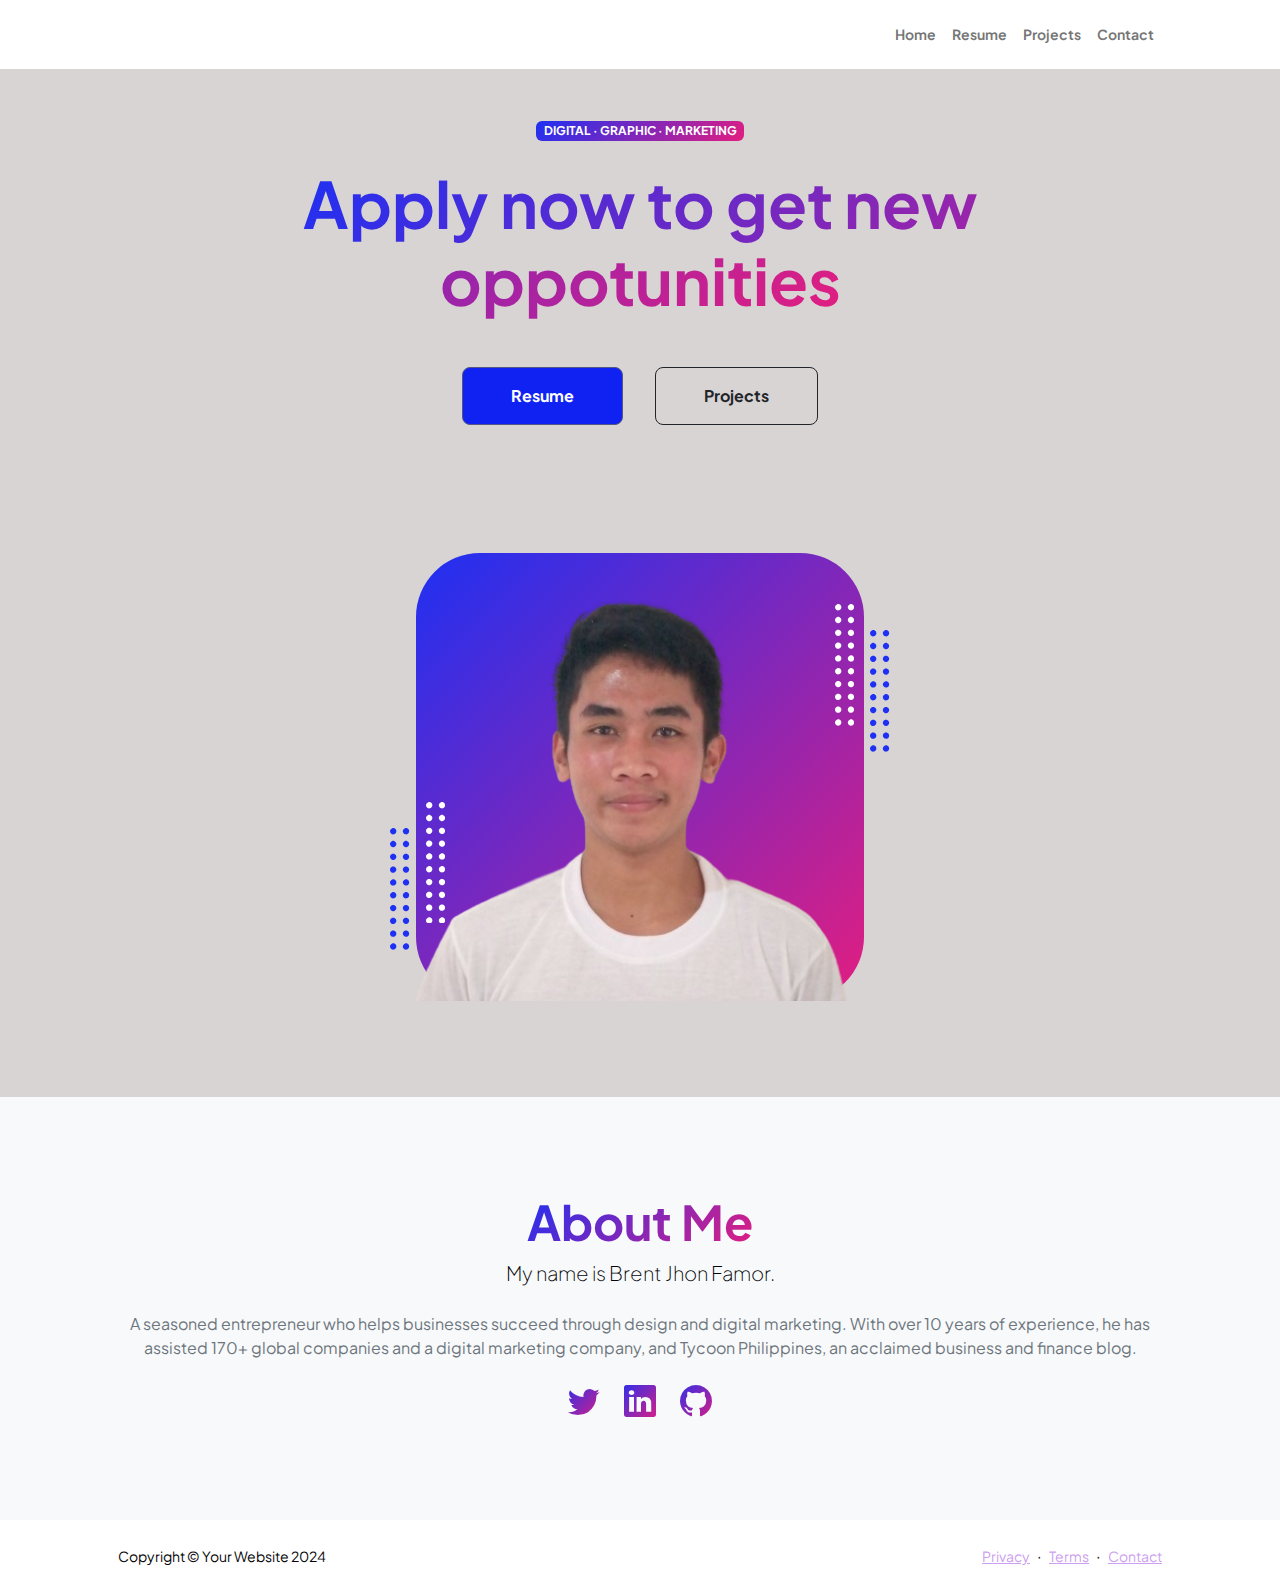
<file: index.html>
<!DOCTYPE html>
<html lang="en">
    <head>
        <meta charset="utf-8" />
        <meta name="viewport" content="width=device-width, initial-scale=1, shrink-to-fit=no" />
        <meta name="description" content="" />
        <meta name="author" content="" />
        <title>Personal - Start Bootstrap Theme</title>
        <!-- Favicon-->
        <link rel="icon" type="image/x-icon" href="assets/favicon.ico" />
        <!-- Custom Google font-->
        <link rel="preconnect" href="https://fonts.googleapis.com" />
        <link rel="preconnect" href="https://fonts.gstatic.com" crossorigin />
        <link href="https://fonts.googleapis.com/css2?family=Plus+Jakarta+Sans:wght@100;200;300;400;500;600;700;800;900&amp;display=swap" rel="stylesheet" />
        <!-- Bootstrap icons-->
        <link href="https://cdn.jsdelivr.net/npm/bootstrap-icons@1.8.1/font/bootstrap-icons.css" rel="stylesheet" />
        <!-- Core theme CSS (includes Bootstrap)-->
        <link href="css/styles.css" rel="stylesheet" />
    </head>
    <body class="d-flex flex-column h-100">
        <main class="flex-shrink-0">
            <!-- Navigation-->
            <nav class="navbar navbar-expand-lg navbar-light bg-white py-3">
                <div class="container px-5">
                    <a class="navbar-brand" href="index.html"><span class="fw-bolder text-primary"></span></a>
                    <button class="navbar-toggler" type="button" data-bs-toggle="collapse" data-bs-target="#navbarSupportedContent" aria-controls="navbarSupportedContent" aria-expanded="false" aria-label="Toggle navigation"><span class="navbar-toggler-icon"></span></button>
                    <div class="collapse navbar-collapse" id="navbarSupportedContent">
                        <ul class="navbar-nav ms-auto mb-2 mb-lg-0 small fw-bolder">
                            <li class="nav-item"><a class="nav-link" href="index.html">Home</a></li>
                            <li class="nav-item"><a class="nav-link" href="resume.html">Resume</a></li>
                            <li class="nav-item"><a class="nav-link" href="projects.html">Projects</a></li>
                            <li class="nav-item"><a class="nav-link" href="contact.html">Contact</a></li>
                        </ul>
                    </div>
                </div>
            </nav>
            <!-- Header-->
            <header class="py-5">
                <div class="container px-5 pb-5">
                    <div class="row gx-5 align-items-center">
                        <div class="col-xxl-5">
                            <!-- Header text content-->
                            <div class="text-center text-xxl-start">
                                <div class="badge bg-gradient-primary-to-secondary text-white mb-4"><div class="text-uppercase">Digital &middot; Graphic &middot; Marketing</div></div>
                                <div class="fs-3 fw-light text-muted"></div>
                                <h1 class="display-3 fw-bolder mb-5"><span class="text-gradient d-inline">Apply now to get new oppotunities</span></h1>
                                <div class="d-grid gap-3 d-sm-flex justify-content-sm-center justify-content-xxl-start mb-3">
                                    <a class="btn btn-primary btn-lg px-5 py-3 me-sm-3 fs-6 fw-bolder" href="resume.html">Resume</a>
                                    <a class="btn btn-outline-dark btn-lg px-5 py-3 fs-6 fw-bolder" href="projects.html">Projects</a>
                                </div>
                            </div>
                        </div>
                        <div class="col-xxl-7">
                            <!-- Header profile picture-->
                            <div class="d-flex justify-content-center mt-5 mt-xxl-0">
                                <div class="profile bg-gradient-primary-to-secondary">
                                    <!-- TIP: For best results, use a photo with a transparent background like the demo example below-->
                                    <!-- Watch a tutorial on how to do this on YouTube (link)-->
                                    <img class="profile-img" src="assets/p1.png" alt="..." />
                                    <div class="dots-1">
                                        <!-- SVG Dots-->
                                        <svg version="1.1" xmlns="http://www.w3.org/2000/svg" xmlns:xlink="http://www.w3.org/1999/xlink" x="0px" y="0px" viewBox="0 0 191.6 1215.4" style="enable-background: new 0 0 191.6 1215.4" xml:space="preserve">
                                            <g transform="translate(0.000000,1280.000000) scale(0.100000,-0.100000)">
                                                <path d="M227.7,12788.6c-105-35-200-141-222-248c-43-206,163-412,369-369c155,32,275,190,260,339c-11,105-90,213-190,262        C383.7,12801.6,289.7,12808.6,227.7,12788.6z"></path>
                                                <path d="M1507.7,12788.6c-151-50-253-216-222-362c25-119,136-230,254-255c194-41,395,142,375,339c-11,105-90,213-190,262        C1663.7,12801.6,1569.7,12808.6,1507.7,12788.6z"></path>
                                                <path d="M227.7,11508.6c-105-35-200-141-222-248c-43-206,163-412,369-369c155,32,275,190,260,339c-11,105-90,213-190,262        C383.7,11521.6,289.7,11528.6,227.7,11508.6z"></path>
                                                <path d="M1507.7,11508.6c-151-50-253-216-222-362c25-119,136-230,254-255c194-41,395,142,375,339c-11,105-90,213-190,262        C1663.7,11521.6,1569.7,11528.6,1507.7,11508.6z"></path>
                                                <path d="M227.7,10228.6c-105-35-200-141-222-248c-43-206,163-412,369-369c155,32,275,190,260,339c-11,105-90,213-190,262        C383.7,10241.6,289.7,10248.6,227.7,10228.6z"></path>
                                                <path d="M1507.7,10228.6c-105-35-200-141-222-248c-43-206,163-412,369-369c155,32,275,190,260,339c-11,105-90,213-190,262        C1663.7,10241.6,1569.7,10248.6,1507.7,10228.6z"></path>
                                                <path d="M227.7,8948.6c-105-35-200-141-222-248c-43-206,163-412,369-369c155,32,275,190,260,339c-11,105-90,213-190,262        C383.7,8961.6,289.7,8968.6,227.7,8948.6z"></path>
                                                <path d="M1507.7,8948.6c-105-35-200-141-222-248c-43-206,163-412,369-369c155,32,275,190,260,339c-11,105-90,213-190,262        C1663.7,8961.6,1569.7,8968.6,1507.7,8948.6z"></path>
                                                <path d="M227.7,7668.6c-105-35-200-141-222-248c-43-206,163-412,369-369c155,32,275,190,260,339c-11,105-90,213-190,262        C383.7,7681.6,289.7,7688.6,227.7,7668.6z"></path>
                                                <path d="M1507.7,7668.6c-105-35-200-141-222-248c-43-206,163-412,369-369c155,32,275,190,260,339c-11,105-90,213-190,262        C1663.7,7681.6,1569.7,7688.6,1507.7,7668.6z"></path>
                                                <path d="M227.7,6388.6c-105-35-200-141-222-248c-43-206,163-412,369-369c155,32,275,190,260,339c-11,105-90,213-190,262        C383.7,6401.6,289.7,6408.6,227.7,6388.6z"></path>
                                                <path d="M1507.7,6388.6c-105-35-200-141-222-248c-43-206,163-412,369-369c155,32,275,190,260,339c-11,105-90,213-190,262        C1663.7,6401.6,1569.7,6408.6,1507.7,6388.6z"></path>
                                                <path d="M227.7,5108.6c-105-35-200-141-222-248c-43-206,163-412,369-369c155,32,275,190,260,339c-11,105-90,213-190,262        C383.7,5121.6,289.7,5128.6,227.7,5108.6z"></path>
                                                <path d="M1507.7,5108.6c-105-35-200-141-222-248c-43-206,163-412,369-369c155,32,275,190,260,339c-11,105-90,213-190,262        C1663.7,5121.6,1569.7,5128.6,1507.7,5108.6z"></path>
                                                <path d="M227.7,3828.6c-105-35-200-141-222-248c-43-206,163-412,369-369c155,32,275,190,260,339c-11,105-90,213-190,262        C383.7,3841.6,289.7,3848.6,227.7,3828.6z"></path>
                                                <path d="M1507.7,3828.6c-105-35-200-141-222-248c-43-206,163-412,369-369c155,32,275,190,260,339c-11,105-90,213-190,262        C1663.7,3841.6,1569.7,3848.6,1507.7,3828.6z"></path>
                                                <path d="M227.7,2548.6c-105-35-200-141-222-248c-43-206,163-412,369-369c155,32,275,190,260,339c-11,105-90,213-190,262        C383.7,2561.6,289.7,2568.6,227.7,2548.6z"></path>
                                                <path d="M1507.7,2548.6c-105-35-200-141-222-248c-43-206,163-412,369-369c155,32,275,190,260,339c-11,105-90,213-190,262        C1663.7,2561.6,1569.7,2568.6,1507.7,2548.6z"></path>
                                                <path d="M227.7,1268.6c-105-35-200-141-222-248c-43-206,163-412,369-369c155,32,275,190,260,339c-11,105-90,213-190,262        C383.7,1281.6,289.7,1288.6,227.7,1268.6z"></path>
                                                <path d="M1507.7,1268.6c-105-35-200-141-222-248c-43-206,163-412,369-369c155,32,275,190,260,339c-11,105-90,213-190,262        C1663.7,1281.6,1569.7,1288.6,1507.7,1268.6z"></path>
                                            </g>
                                        </svg>
                                        <!-- END of SVG dots-->
                                    </div>
                                    <div class="dots-2">
                                        <!-- SVG Dots-->
                                        <svg version="1.1" xmlns="http://www.w3.org/2000/svg" xmlns:xlink="http://www.w3.org/1999/xlink" x="0px" y="0px" viewBox="0 0 191.6 1215.4" style="enable-background: new 0 0 191.6 1215.4" xml:space="preserve">
                                            <g transform="translate(0.000000,1280.000000) scale(0.100000,-0.100000)">
                                                <path d="M227.7,12788.6c-105-35-200-141-222-248c-43-206,163-412,369-369c155,32,275,190,260,339c-11,105-90,213-190,262        C383.7,12801.6,289.7,12808.6,227.7,12788.6z"></path>
                                                <path d="M1507.7,12788.6c-151-50-253-216-222-362c25-119,136-230,254-255c194-41,395,142,375,339c-11,105-90,213-190,262        C1663.7,12801.6,1569.7,12808.6,1507.7,12788.6z"></path>
                                                <path d="M227.7,11508.6c-105-35-200-141-222-248c-43-206,163-412,369-369c155,32,275,190,260,339c-11,105-90,213-190,262        C383.7,11521.6,289.7,11528.6,227.7,11508.6z"></path>
                                                <path d="M1507.7,11508.6c-151-50-253-216-222-362c25-119,136-230,254-255c194-41,395,142,375,339c-11,105-90,213-190,262        C1663.7,11521.6,1569.7,11528.6,1507.7,11508.6z"></path>
                                                <path d="M227.7,10228.6c-105-35-200-141-222-248c-43-206,163-412,369-369c155,32,275,190,260,339c-11,105-90,213-190,262        C383.7,10241.6,289.7,10248.6,227.7,10228.6z"></path>
                                                <path d="M1507.7,10228.6c-105-35-200-141-222-248c-43-206,163-412,369-369c155,32,275,190,260,339c-11,105-90,213-190,262        C1663.7,10241.6,1569.7,10248.6,1507.7,10228.6z"></path>
                                                <path d="M227.7,8948.6c-105-35-200-141-222-248c-43-206,163-412,369-369c155,32,275,190,260,339c-11,105-90,213-190,262        C383.7,8961.6,289.7,8968.6,227.7,8948.6z"></path>
                                                <path d="M1507.7,8948.6c-105-35-200-141-222-248c-43-206,163-412,369-369c155,32,275,190,260,339c-11,105-90,213-190,262        C1663.7,8961.6,1569.7,8968.6,1507.7,8948.6z"></path>
                                                <path d="M227.7,7668.6c-105-35-200-141-222-248c-43-206,163-412,369-369c155,32,275,190,260,339c-11,105-90,213-190,262        C383.7,7681.6,289.7,7688.6,227.7,7668.6z"></path>
                                                <path d="M1507.7,7668.6c-105-35-200-141-222-248c-43-206,163-412,369-369c155,32,275,190,260,339c-11,105-90,213-190,262        C1663.7,7681.6,1569.7,7688.6,1507.7,7668.6z"></path>
                                                <path d="M227.7,6388.6c-105-35-200-141-222-248c-43-206,163-412,369-369c155,32,275,190,260,339c-11,105-90,213-190,262        C383.7,6401.6,289.7,6408.6,227.7,6388.6z"></path>
                                                <path d="M1507.7,6388.6c-105-35-200-141-222-248c-43-206,163-412,369-369c155,32,275,190,260,339c-11,105-90,213-190,262        C1663.7,6401.6,1569.7,6408.6,1507.7,6388.6z"></path>
                                                <path d="M227.7,5108.6c-105-35-200-141-222-248c-43-206,163-412,369-369c155,32,275,190,260,339c-11,105-90,213-190,262        C383.7,5121.6,289.7,5128.6,227.7,5108.6z"></path>
                                                <path d="M1507.7,5108.6c-105-35-200-141-222-248c-43-206,163-412,369-369c155,32,275,190,260,339c-11,105-90,213-190,262        C1663.7,5121.6,1569.7,5128.6,1507.7,5108.6z"></path>
                                                <path d="M227.7,3828.6c-105-35-200-141-222-248c-43-206,163-412,369-369c155,32,275,190,260,339c-11,105-90,213-190,262        C383.7,3841.6,289.7,3848.6,227.7,3828.6z"></path>
                                                <path d="M1507.7,3828.6c-105-35-200-141-222-248c-43-206,163-412,369-369c155,32,275,190,260,339c-11,105-90,213-190,262        C1663.7,3841.6,1569.7,3848.6,1507.7,3828.6z"></path>
                                                <path d="M227.7,2548.6c-105-35-200-141-222-248c-43-206,163-412,369-369c155,32,275,190,260,339c-11,105-90,213-190,262        C383.7,2561.6,289.7,2568.6,227.7,2548.6z"></path>
                                                <path d="M1507.7,2548.6c-105-35-200-141-222-248c-43-206,163-412,369-369c155,32,275,190,260,339c-11,105-90,213-190,262        C1663.7,2561.6,1569.7,2568.6,1507.7,2548.6z"></path>
                                                <path d="M227.7,1268.6c-105-35-200-141-222-248c-43-206,163-412,369-369c155,32,275,190,260,339c-11,105-90,213-190,262        C383.7,1281.6,289.7,1288.6,227.7,1268.6z"></path>
                                                <path d="M1507.7,1268.6c-105-35-200-141-222-248c-43-206,163-412,369-369c155,32,275,190,260,339c-11,105-90,213-190,262        C1663.7,1281.6,1569.7,1288.6,1507.7,1268.6z"></path>
                                            </g>
                                        </svg>
                                        <!-- END of SVG dots-->
                                    </div>
                                    <div class="dots-3">
                                        <!-- SVG Dots-->
                                        <svg version="1.1" xmlns="http://www.w3.org/2000/svg" xmlns:xlink="http://www.w3.org/1999/xlink" x="0px" y="0px" viewBox="0 0 191.6 1215.4" style="enable-background: new 0 0 191.6 1215.4" xml:space="preserve">
                                            <g transform="translate(0.000000,1280.000000) scale(0.100000,-0.100000)">
                                                <path d="M227.7,12788.6c-105-35-200-141-222-248c-43-206,163-412,369-369c155,32,275,190,260,339c-11,105-90,213-190,262        C383.7,12801.6,289.7,12808.6,227.7,12788.6z"></path>
                                                <path d="M1507.7,12788.6c-151-50-253-216-222-362c25-119,136-230,254-255c194-41,395,142,375,339c-11,105-90,213-190,262        C1663.7,12801.6,1569.7,12808.6,1507.7,12788.6z"></path>
                                                <path d="M227.7,11508.6c-105-35-200-141-222-248c-43-206,163-412,369-369c155,32,275,190,260,339c-11,105-90,213-190,262        C383.7,11521.6,289.7,11528.6,227.7,11508.6z"></path>
                                                <path d="M1507.7,11508.6c-151-50-253-216-222-362c25-119,136-230,254-255c194-41,395,142,375,339c-11,105-90,213-190,262        C1663.7,11521.6,1569.7,11528.6,1507.7,11508.6z"></path>
                                                <path d="M227.7,10228.6c-105-35-200-141-222-248c-43-206,163-412,369-369c155,32,275,190,260,339c-11,105-90,213-190,262        C383.7,10241.6,289.7,10248.6,227.7,10228.6z"></path>
                                                <path d="M1507.7,10228.6c-105-35-200-141-222-248c-43-206,163-412,369-369c155,32,275,190,260,339c-11,105-90,213-190,262        C1663.7,10241.6,1569.7,10248.6,1507.7,10228.6z"></path>
                                                <path d="M227.7,8948.6c-105-35-200-141-222-248c-43-206,163-412,369-369c155,32,275,190,260,339c-11,105-90,213-190,262        C383.7,8961.6,289.7,8968.6,227.7,8948.6z"></path>
                                                <path d="M1507.7,8948.6c-105-35-200-141-222-248c-43-206,163-412,369-369c155,32,275,190,260,339c-11,105-90,213-190,262        C1663.7,8961.6,1569.7,8968.6,1507.7,8948.6z"></path>
                                                <path d="M227.7,7668.6c-105-35-200-141-222-248c-43-206,163-412,369-369c155,32,275,190,260,339c-11,105-90,213-190,262        C383.7,7681.6,289.7,7688.6,227.7,7668.6z"></path>
                                                <path d="M1507.7,7668.6c-105-35-200-141-222-248c-43-206,163-412,369-369c155,32,275,190,260,339c-11,105-90,213-190,262        C1663.7,7681.6,1569.7,7688.6,1507.7,7668.6z"></path>
                                                <path d="M227.7,6388.6c-105-35-200-141-222-248c-43-206,163-412,369-369c155,32,275,190,260,339c-11,105-90,213-190,262        C383.7,6401.6,289.7,6408.6,227.7,6388.6z"></path>
                                                <path d="M1507.7,6388.6c-105-35-200-141-222-248c-43-206,163-412,369-369c155,32,275,190,260,339c-11,105-90,213-190,262        C1663.7,6401.6,1569.7,6408.6,1507.7,6388.6z"></path>
                                                <path d="M227.7,5108.6c-105-35-200-141-222-248c-43-206,163-412,369-369c155,32,275,190,260,339c-11,105-90,213-190,262        C383.7,5121.6,289.7,5128.6,227.7,5108.6z"></path>
                                                <path d="M1507.7,5108.6c-105-35-200-141-222-248c-43-206,163-412,369-369c155,32,275,190,260,339c-11,105-90,213-190,262        C1663.7,5121.6,1569.7,5128.6,1507.7,5108.6z"></path>
                                                <path d="M227.7,3828.6c-105-35-200-141-222-248c-43-206,163-412,369-369c155,32,275,190,260,339c-11,105-90,213-190,262        C383.7,3841.6,289.7,3848.6,227.7,3828.6z"></path>
                                                <path d="M1507.7,3828.6c-105-35-200-141-222-248c-43-206,163-412,369-369c155,32,275,190,260,339c-11,105-90,213-190,262        C1663.7,3841.6,1569.7,3848.6,1507.7,3828.6z"></path>
                                                <path d="M227.7,2548.6c-105-35-200-141-222-248c-43-206,163-412,369-369c155,32,275,190,260,339c-11,105-90,213-190,262        C383.7,2561.6,289.7,2568.6,227.7,2548.6z"></path>
                                                <path d="M1507.7,2548.6c-105-35-200-141-222-248c-43-206,163-412,369-369c155,32,275,190,260,339c-11,105-90,213-190,262        C1663.7,2561.6,1569.7,2568.6,1507.7,2548.6z"></path>
                                                <path d="M227.7,1268.6c-105-35-200-141-222-248c-43-206,163-412,369-369c155,32,275,190,260,339c-11,105-90,213-190,262        C383.7,1281.6,289.7,1288.6,227.7,1268.6z"></path>
                                                <path d="M1507.7,1268.6c-105-35-200-141-222-248c-43-206,163-412,369-369c155,32,275,190,260,339c-11,105-90,213-190,262        C1663.7,1281.6,1569.7,1288.6,1507.7,1268.6z"></path>
                                            </g>
                                        </svg>
                                        <!-- END of SVG dots-->
                                    </div>
                                    <div class="dots-4">
                                        <!-- SVG Dots-->
                                        <svg version="1.1" xmlns="http://www.w3.org/2000/svg" xmlns:xlink="http://www.w3.org/1999/xlink" x="0px" y="0px" viewBox="0 0 191.6 1215.4" style="enable-background: new 0 0 191.6 1215.4" xml:space="preserve">
                                            <g transform="translate(0.000000,1280.000000) scale(0.100000,-0.100000)">
                                                <path d="M227.7,12788.6c-105-35-200-141-222-248c-43-206,163-412,369-369c155,32,275,190,260,339c-11,105-90,213-190,262        C383.7,12801.6,289.7,12808.6,227.7,12788.6z"></path>
                                                <path d="M1507.7,12788.6c-151-50-253-216-222-362c25-119,136-230,254-255c194-41,395,142,375,339c-11,105-90,213-190,262        C1663.7,12801.6,1569.7,12808.6,1507.7,12788.6z"></path>
                                                <path d="M227.7,11508.6c-105-35-200-141-222-248c-43-206,163-412,369-369c155,32,275,190,260,339c-11,105-90,213-190,262        C383.7,11521.6,289.7,11528.6,227.7,11508.6z"></path>
                                                <path d="M1507.7,11508.6c-151-50-253-216-222-362c25-119,136-230,254-255c194-41,395,142,375,339c-11,105-90,213-190,262        C1663.7,11521.6,1569.7,11528.6,1507.7,11508.6z"></path>
                                                <path d="M227.7,10228.6c-105-35-200-141-222-248c-43-206,163-412,369-369c155,32,275,190,260,339c-11,105-90,213-190,262        C383.7,10241.6,289.7,10248.6,227.7,10228.6z"></path>
                                                <path d="M1507.7,10228.6c-105-35-200-141-222-248c-43-206,163-412,369-369c155,32,275,190,260,339c-11,105-90,213-190,262        C1663.7,10241.6,1569.7,10248.6,1507.7,10228.6z"></path>
                                                <path d="M227.7,8948.6c-105-35-200-141-222-248c-43-206,163-412,369-369c155,32,275,190,260,339c-11,105-90,213-190,262        C383.7,8961.6,289.7,8968.6,227.7,8948.6z"></path>
                                                <path d="M1507.7,8948.6c-105-35-200-141-222-248c-43-206,163-412,369-369c155,32,275,190,260,339c-11,105-90,213-190,262        C1663.7,8961.6,1569.7,8968.6,1507.7,8948.6z"></path>
                                                <path d="M227.7,7668.6c-105-35-200-141-222-248c-43-206,163-412,369-369c155,32,275,190,260,339c-11,105-90,213-190,262        C383.7,7681.6,289.7,7688.6,227.7,7668.6z"></path>
                                                <path d="M1507.7,7668.6c-105-35-200-141-222-248c-43-206,163-412,369-369c155,32,275,190,260,339c-11,105-90,213-190,262        C1663.7,7681.6,1569.7,7688.6,1507.7,7668.6z"></path>
                                                <path d="M227.7,6388.6c-105-35-200-141-222-248c-43-206,163-412,369-369c155,32,275,190,260,339c-11,105-90,213-190,262        C383.7,6401.6,289.7,6408.6,227.7,6388.6z"></path>
                                                <path d="M1507.7,6388.6c-105-35-200-141-222-248c-43-206,163-412,369-369c155,32,275,190,260,339c-11,105-90,213-190,262        C1663.7,6401.6,1569.7,6408.6,1507.7,6388.6z"></path>
                                                <path d="M227.7,5108.6c-105-35-200-141-222-248c-43-206,163-412,369-369c155,32,275,190,260,339c-11,105-90,213-190,262        C383.7,5121.6,289.7,5128.6,227.7,5108.6z"></path>
                                                <path d="M1507.7,5108.6c-105-35-200-141-222-248c-43-206,163-412,369-369c155,32,275,190,260,339c-11,105-90,213-190,262        C1663.7,5121.6,1569.7,5128.6,1507.7,5108.6z"></path>
                                                <path d="M227.7,3828.6c-105-35-200-141-222-248c-43-206,163-412,369-369c155,32,275,190,260,339c-11,105-90,213-190,262        C383.7,3841.6,289.7,3848.6,227.7,3828.6z"></path>
                                                <path d="M1507.7,3828.6c-105-35-200-141-222-248c-43-206,163-412,369-369c155,32,275,190,260,339c-11,105-90,213-190,262        C1663.7,3841.6,1569.7,3848.6,1507.7,3828.6z"></path>
                                                <path d="M227.7,2548.6c-105-35-200-141-222-248c-43-206,163-412,369-369c155,32,275,190,260,339c-11,105-90,213-190,262        C383.7,2561.6,289.7,2568.6,227.7,2548.6z"></path>
                                                <path d="M1507.7,2548.6c-105-35-200-141-222-248c-43-206,163-412,369-369c155,32,275,190,260,339c-11,105-90,213-190,262        C1663.7,2561.6,1569.7,2568.6,1507.7,2548.6z"></path>
                                                <path d="M227.7,1268.6c-105-35-200-141-222-248c-43-206,163-412,369-369c155,32,275,190,260,339c-11,105-90,213-190,262        C383.7,1281.6,289.7,1288.6,227.7,1268.6z"></path>
                                                <path d="M1507.7,1268.6c-105-35-200-141-222-248c-43-206,163-412,369-369c155,32,275,190,260,339c-11,105-90,213-190,262        C1663.7,1281.6,1569.7,1288.6,1507.7,1268.6z"></path>
                                            </g>
                                        </svg>
                                        <!-- END of SVG dots-->
                                    </div>
                                </div>
                            </div>
                        </div>
                    </div>
                </div>
            </header>
            <!-- About Section-->
            <section class="bg-light py-5">
                <div class="container px-5">
                    <div class="row gx-5 justify-content-center">
                        <div class="col-xxl-8">
                            <div class="text-center my-5">
                                <h2 class="display-5 fw-bolder"><span class="text-gradient d-inline">About Me</span></h2>
                                <p class="lead fw-light mb-4">My name is Brent Jhon Famor.</p>
                                <p class="text-muted">
                                    A seasoned entrepreneur who helps businesses succeed through design and digital marketing. With over 10 years of experience, he has assisted 170+ global companies and a digital marketing company, and Tycoon Philippines, an acclaimed business and finance blog.
                                    
                                    </p>
                                <div class="d-flex justify-content-center fs-2 gap-4">
                                    <a class="text-gradient" href="#!"><i class="bi bi-twitter"></i></a>
                                    <a class="text-gradient" href="#!"><i class="bi bi-linkedin"></i></a>
                                    <a class="text-gradient" href="#!"><i class="bi bi-github"></i></a>
                                </div>
                            </div>
                        </div>
                    </div>
                </div>
            </section>
        </main>
        <!-- Footer-->
        <footer class="bg-white py-4 mt-auto">
            <div class="container px-5">
                <div class="row align-items-center justify-content-between flex-column flex-sm-row">
                    <div class="col-auto"><div class="small m-0">Copyright &copy; Your Website 2024</div></div>
                    <div class="col-auto">
                        <a class="small" href="#!">Privacy</a>
                        <span class="mx-1">&middot;</span>
                        <a class="small" href="#!">Terms</a>
                        <span class="mx-1">&middot;</span>
                        <a class="small" href="#!">Contact</a>
                    </div>
                </div>
            </div>
        </footer>
        <!-- Bootstrap core JS-->
        <script src="https://cdn.jsdelivr.net/npm/bootstrap@5.2.3/dist/js/bootstrap.bundle.min.js"></script>
        <!-- Core theme JS-->
        <script src="js/scripts.js"></script>
    </body>
</html>
</file>
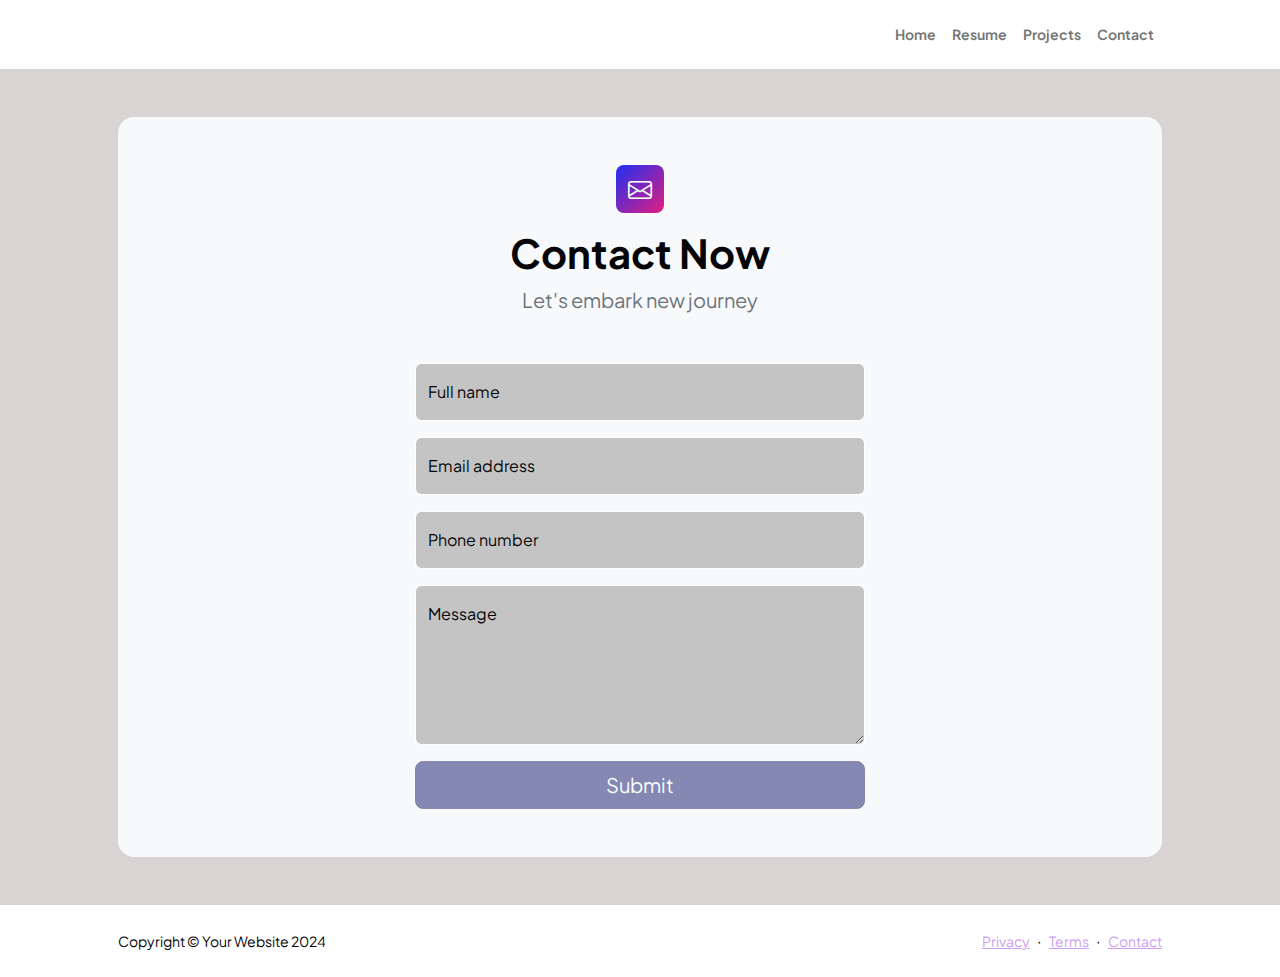
<file: contact.html>
<!DOCTYPE html>
<html lang="en">
    <head>
        <meta charset="utf-8" />
        <meta name="viewport" content="width=device-width, initial-scale=1, shrink-to-fit=no" />
        <meta name="description" content />
        <meta name="author" content />
        <title>Modern Business - Start Bootstrap Template</title>
        <!-- Favicon-->
        <link rel="icon" type="image/x-icon" href="assets/favicon.ico" />
        <!-- Custom Google font-->
        <link rel="preconnect" href="https://fonts.googleapis.com" />
        <link rel="preconnect" href="https://fonts.gstatic.com" crossorigin />
        <link href="https://fonts.googleapis.com/css2?family=Plus+Jakarta+Sans:wght@100;200;300;400;500;600;700;800;900&amp;display=swap" rel="stylesheet" />
        <!-- Bootstrap icons-->
        <link href="https://cdn.jsdelivr.net/npm/bootstrap-icons@1.8.1/font/bootstrap-icons.css" rel="stylesheet" />
        <!-- Core theme CSS (includes Bootstrap)-->
        <link href="css/styles.css" rel="stylesheet" />
    </head>
    <body class="d-flex flex-column">
        <main class="flex-shrink-0">
            <!-- Navigation-->
            <nav class="navbar navbar-expand-lg navbar-light bg-white py-3">
                <div class="container px-5">
                    <a class="navbar-brand" href="index.html"><span class="fw-bolder text-primary"></span></a>
                    <button class="navbar-toggler" type="button" data-bs-toggle="collapse" data-bs-target="#navbarSupportedContent" aria-controls="navbarSupportedContent" aria-expanded="false" aria-label="Toggle navigation"><span class="navbar-toggler-icon"></span></button>
                    <div class="collapse navbar-collapse" id="navbarSupportedContent">
                        <ul class="navbar-nav ms-auto mb-2 mb-lg-0 small fw-bolder">
                            <li class="nav-item"><a class="nav-link" href="index.html">Home</a></li>
                            <li class="nav-item"><a class="nav-link" href="resume.html">Resume</a></li>
                            <li class="nav-item"><a class="nav-link" href="projects.html">Projects</a></li>
                            <li class="nav-item"><a class="nav-link" href="contact.html">Contact</a></li>
                        </ul>
                    </div>
                </div>
            </nav>
            <!-- Page content-->
            <section class="py-5">
                <div class="container px-5">
                    <!-- Contact form-->
                    <div class="bg-light rounded-4 py-5 px-4 px-md-5">
                        <div class="text-center mb-5">
                            <div class="feature bg-primary bg-gradient-primary-to-secondary text-white rounded-3 mb-3"><i class="bi bi-envelope"></i></div>
                            <h1 class="fw-bolder">Contact Now</h1>
                            <p class="lead fw-normal text-muted mb-0">Let's embark new journey</p>
                        </div>
                        <div class="row gx-5 justify-content-center">
                            <div class="col-lg-8 col-xl-6">
                                <!-- * * * * * * * * * * * * * * *-->
                                <!-- * * SB Forms Contact Form * *-->
                                <!-- * * * * * * * * * * * * * * *-->
                                <!-- This form is pre-integrated with SB Forms.-->
                                <!-- To make this form functional, sign up at-->
                                <!-- https://startbootstrap.com/solution/contact-forms-->
                                <!-- to get an API token!-->
                                <form id="contactForm" data-sb-form-api-token="API_TOKEN">
                                    <!-- Name input-->
                                    <div class="form-floating mb-3">
                                        <input class="form-control" id="name" type="text" placeholder="Enter your name..." data-sb-validations="required" />
                                        <label for="name">Full name</label>
                                        <div class="invalid-feedback" data-sb-feedback="name:required">A name is required.</div>
                                    </div>
                                    <!-- Email address input-->
                                    <div class="form-floating mb-3">
                                        <input class="form-control" id="email" type="email" placeholder="name@example.com" data-sb-validations="required,email" />
                                        <label for="email">Email address</label>
                                        <div class="invalid-feedback" data-sb-feedback="email:required">An email is required.</div>
                                        <div class="invalid-feedback" data-sb-feedback="email:email">Email is not valid.</div>
                                    </div>
                                    <!-- Phone number input-->
                                    <div class="form-floating mb-3">
                                        <input class="form-control" id="phone" type="tel" placeholder="(123) 456-7890" data-sb-validations="required" />
                                        <label for="phone">Phone number</label>
                                        <div class="invalid-feedback" data-sb-feedback="phone:required">A phone number is required.</div>
                                    </div>
                                    <!-- Message input-->
                                    <div class="form-floating mb-3">
                                        <textarea class="form-control" id="message" type="text" placeholder="Enter your message here..." style="height: 10rem" data-sb-validations="required"></textarea>
                                        <label for="message">Message</label>
                                        <div class="invalid-feedback" data-sb-feedback="message:required">A message is required.</div>
                                    </div>
                                    <!-- Submit success message-->
                                    <!---->
                                    <!-- This is what your users will see when the form-->
                                    <!-- has successfully submitted-->
                                    <div class="d-none" id="submitSuccessMessage">
                                        <div class="text-center mb-3">
                                            <div class="fw-bolder">Form submission successful!</div>
                                            To activate this form, sign up at
                                            <br />
                                            <a href="https://startbootstrap.com/solution/contact-forms">https://startbootstrap.com/solution/contact-forms</a>
                                        </div>
                                    </div>
                                    <!-- Submit error message-->
                                    <!---->
                                    <!-- This is what your users will see when there is-->
                                    <!-- an error submitting the form-->
                                    <div class="d-none" id="submitErrorMessage"><div class="text-center text-danger mb-3">Error sending message!</div></div>
                                    <!-- Submit Button-->
                                    <div class="d-grid"><button class="btn btn-primary btn-lg disabled" id="submitButton" type="submit">Submit</button></div>
                                </form>
                            </div>
                        </div>
                    </div>
                </div>
            </section>
        </main>
        <!-- Footer-->
        <footer class="bg-white py-4 mt-auto">
            <div class="container px-5">
                <div class="row align-items-center justify-content-between flex-column flex-sm-row">
                    <div class="col-auto"><div class="small m-0">Copyright &copy; Your Website 2024</div></div>
                    <div class="col-auto">
                        <a class="small" href="#!">Privacy</a>
                        <span class="mx-1">&middot;</span>
                        <a class="small" href="#!">Terms</a>
                        <span class="mx-1">&middot;</span>
                        <a class="small" href="#!">Contact</a>
                    </div>
                </div>
            </div>
        </footer>
        <!-- Bootstrap core JS-->
        <script src="https://cdn.jsdelivr.net/npm/bootstrap@5.2.3/dist/js/bootstrap.bundle.min.js"></script>
        <!-- Core theme JS-->
        <script src="js/scripts.js"></script>
        <!-- * * * * * * * * * * * * * * * * * * * * * * * * * * * * * * * * * * * * * * * *-->
        <!-- * *                               SB Forms JS                               * *-->
        <!-- * * Activate your form at https://startbootstrap.com/solution/contact-forms * *-->
        <!-- * * * * * * * * * * * * * * * * * * * * * * * * * * * * * * * * * * * * * * * *-->
        <script src="https://cdn.startbootstrap.com/sb-forms-latest.js"></script>
    </body>
</html>
</file>
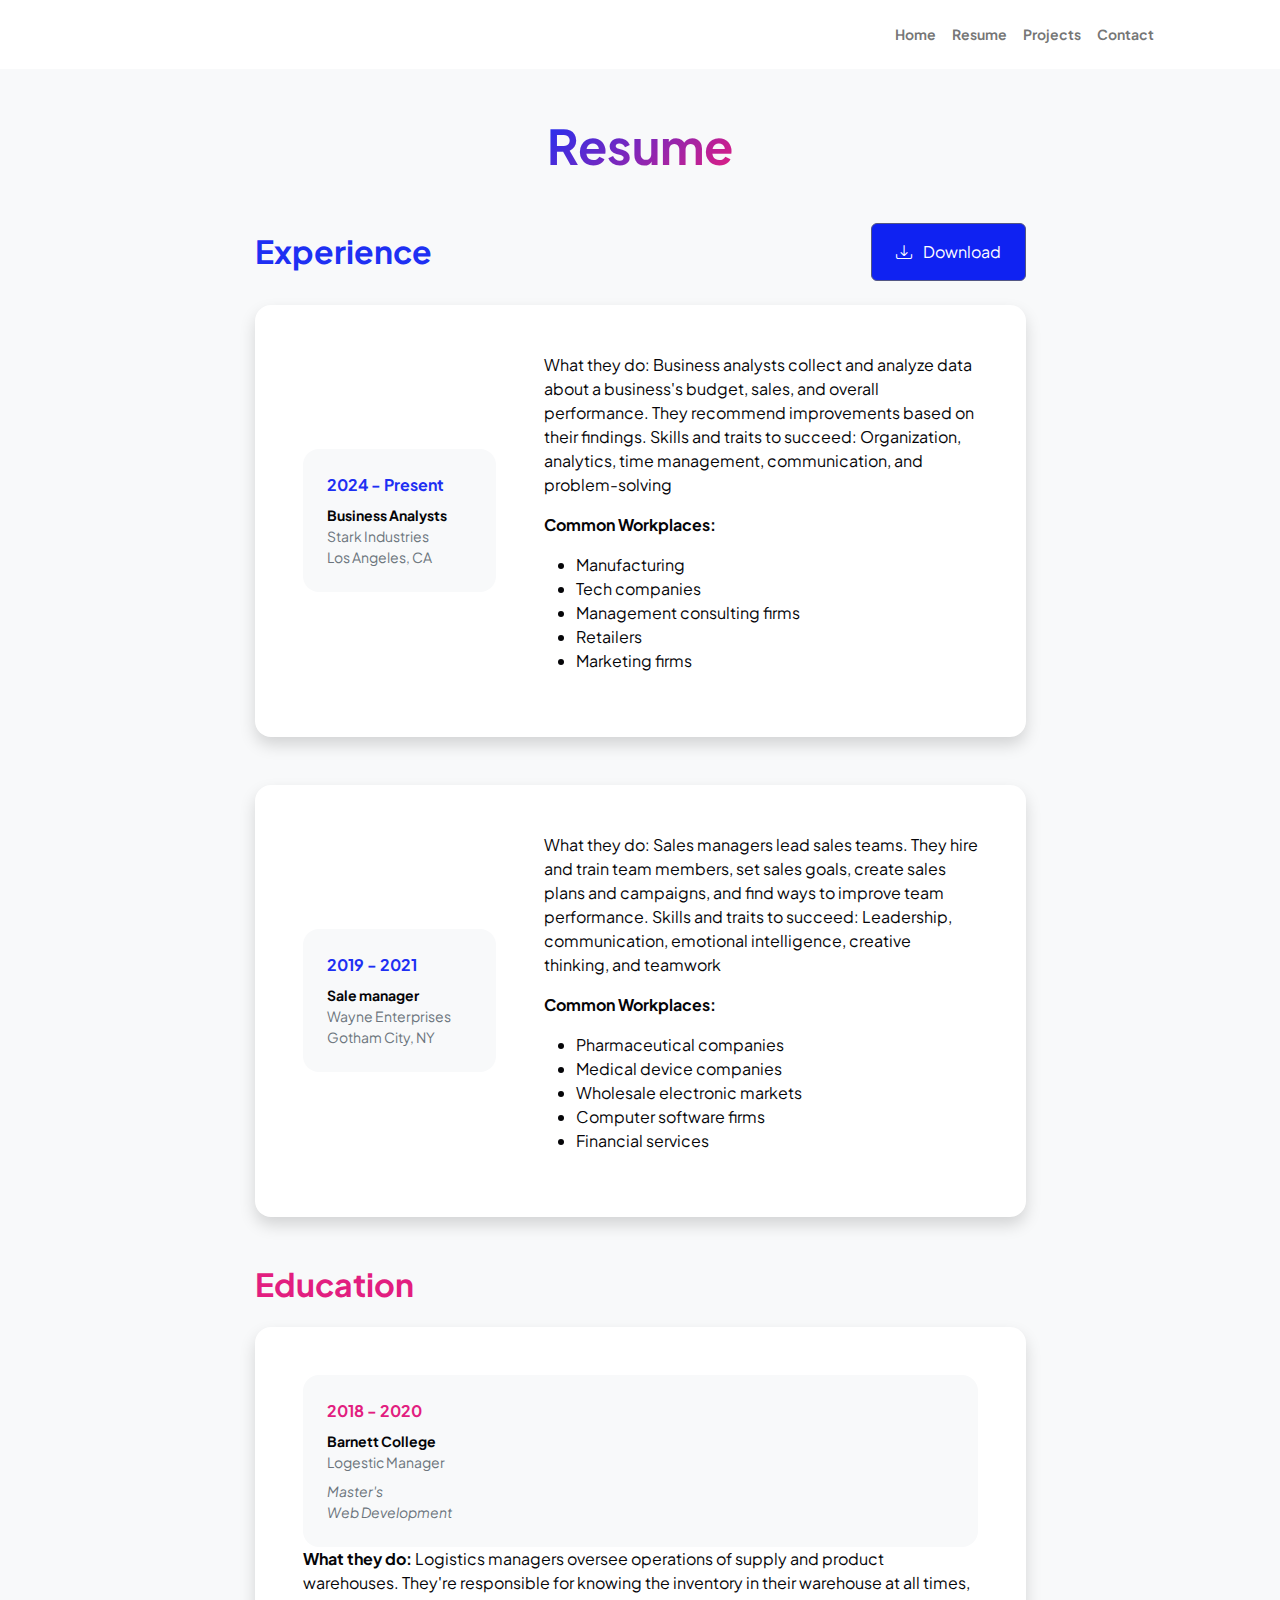
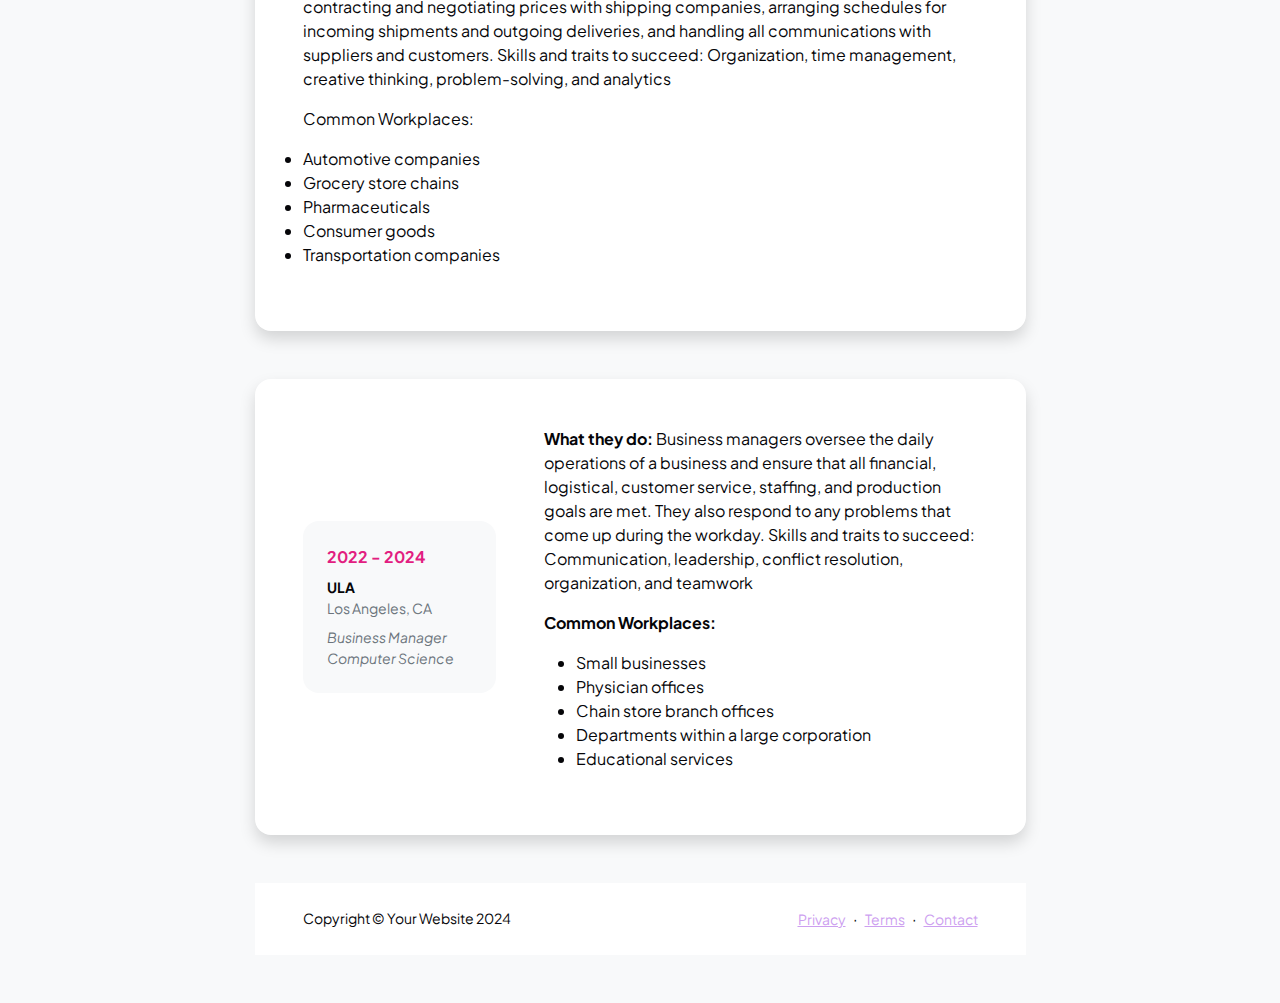
<file: resume.html>
<!DOCTYPE html>
<html lang="en">
    <head>
        <meta charset="utf-8" />
        <meta name="viewport" content="width=device-width, initial-scale=1, shrink-to-fit=no" />
        <meta name="description" content="" />
        <meta name="author" content="" />
        <title>Personal - Start Bootstrap Template</title>
        <!-- Favicon-->
        <link rel="icon" type="image/x-icon" href="assets/favicon.ico" />
        <!-- Custom Google font-->
        <link rel="preconnect" href="https://fonts.googleapis.com" />
        <link rel="preconnect" href="https://fonts.gstatic.com" crossorigin />
        <link href="https://fonts.googleapis.com/css2?family=Plus+Jakarta+Sans:wght@100;200;300;400;500;600;700;800;900&amp;display=swap" rel="stylesheet" />
        <!-- Bootstrap icons-->
        <link href="https://cdn.jsdelivr.net/npm/bootstrap-icons@1.8.1/font/bootstrap-icons.css" rel="stylesheet" />
        <!-- Core theme CSS (includes Bootstrap)-->
        <link href="css/styles.css" rel="stylesheet" />
    </head>
    <body class="d-flex flex-column h-100 bg-light">
        <main class="flex-shrink-0">
            <!-- Navigation-->
            <nav class="navbar navbar-expand-lg navbar-light bg-white py-3">
                <div class="container px-5">
                    <a class="navbar-brand" href="index.html"><span class="fw-bolder text-primary"></span></a>
                    <button class="navbar-toggler" type="button" data-bs-toggle="collapse" data-bs-target="#navbarSupportedContent" aria-controls="navbarSupportedContent" aria-expanded="false" aria-label="Toggle navigation"><span class="navbar-toggler-icon"></span></button>
                    <div class="collapse navbar-collapse" id="navbarSupportedContent">
                        <ul class="navbar-nav ms-auto mb-2 mb-lg-0 small fw-bolder">
                            <li class="nav-item"><a class="nav-link" href="index.html">Home</a></li>
                            <li class="nav-item"><a class="nav-link" href="resume.html">Resume</a></li>
                            <li class="nav-item"><a class="nav-link" href="projects.html">Projects</a></li>
                            <li class="nav-item"><a class="nav-link" href="contact.html">Contact</a></li>
                        </ul>
                    </div>
                </div>
            </nav>
            <!-- Page Content-->
            <div class="container px-5 my-5">
                <div class="text-center mb-5">
                    <h1 class="display-5 fw-bolder mb-0"><span class="text-gradient d-inline">Resume</span></h1>
                </div>
                <div class="row gx-5 justify-content-center">
                    <div class="col-lg-11 col-xl-9 col-xxl-8">
                        <!-- Experience Section-->
                        <section>
                            <div class="d-flex align-items-center justify-content-between mb-4">
                                <h2 class="text-primary fw-bolder mb-0">Experience</h2>
                                <!-- Download resume button-->
                                <!-- Note: Set the link href target to a PDF file within your project-->
                                <a class="btn btn-primary px-4 py-3" href="#!">
                                    <div class="d-inline-block bi bi-download me-2"></div>
                                    Download 
                                </a>
                            </div>
                            <!-- Experience Card 1-->
                            <div class="card shadow border-0 rounded-4 mb-5">
                                <div class="card-body p-5">
                                    <div class="row align-items-center gx-5">
                                        <div class="col text-center text-lg-start mb-4 mb-lg-0">
                                            <div class="bg-light p-4 rounded-4">
                                                <div class="text-primary fw-bolder mb-2">2024 - Present</div>
                                                <div class="small fw-bolder">Business Analysts</div>
                                                <div class="small text-muted">Stark Industries</div>
                                                <div class="small text-muted">Los Angeles, CA</div>
                                            </div>
                                        </div>
                                        <div class="col-lg-8"><div><p><d>What they do:</d> Business analysts collect and analyze data about a business's budget, sales, and overall performance. They recommend improvements based on their findings.

                                            Skills and traits to succeed: Organization, analytics, time management, communication, and problem-solving<p>
                                            
                                            <p><b>Common Workplaces:</b></p>
                                            <ul>
                                           <li> Manufacturing</li>
                                            <li>Tech companies</li>
                                           <li> Management consulting firms</li>
                                           <li> Retailers</li>
                                           <li> Marketing firms</li></ul>
                                        </div></div>
                                    </div>
                                </div>
                            </div>
                            <!-- Experience Card 2-->
                            <div class="card shadow border-0 rounded-4 mb-5">
                                <div class="card-body p-5">
                                    <div class="row align-items-center gx-5">
                                        <div class="col text-center text-lg-start mb-4 mb-lg-0">
                                            <div class="bg-light p-4 rounded-4">
                                                <div class="text-primary fw-bolder mb-2">2019 - 2021</div>
                                                <div class="small fw-bolder">Sale manager</div>
                                                <div class="small text-muted">Wayne Enterprises</div>
                                                <div class="small text-muted">Gotham City, NY</div>
                                            </div>
                                        </div>
                                        <div class="col-lg-8"><div><p><d>What they do:</d> Sales managers lead sales teams. They hire and train team members, set sales goals, create sales plans and campaigns, and find ways to improve team performance.

                                            Skills and traits to succeed: Leadership, communication, emotional intelligence, creative thinking, and teamwork<p>
                                            
                                          <p> <b> Common Workplaces:</b></p>
                                            <ul>
                                           <li>Pharmaceutical companies</li>
                                          <li> Medical device companies</li>
                                           <li>Wholesale electronic markets</li>
                                           <li> Computer software firms</li>
                                           <li> Financial services</li></ul>
                                        </div></div>
                            
                                </div>
                            </div>
                        </section>
                        <!-- Education Section-->
                        <section>
                            <h2 class="text-secondary fw-bolder mb-4">Education</h2>
                            <!-- Education Card 1-->
                            <div class="card shadow border-0 rounded-4 mb-5">
                                <div class="card-body p-5">
                                    <div class="row align-items-center gx-5">
                                        <div class="col text-center text-lg-start mb-4 mb-lg-0">
                                            <div class="bg-light p-4 rounded-4">
                                                <div class="text-secondary fw-bolder mb-2">2018 - 2020</div>
                                                <div class="mb-2">
                                                    <div class="small fw-bolder">Barnett College</div>
                                                    <div class="small text-muted">Logestic Manager</div>
                                                </div>
                                                <div class="fst-italic">
                                                    <div class="small text-muted">Master's</div>
                                                    <div class="small text-muted">Web Development</div>
                                                </div>
                                            </div>
                                        </div><p><b>What they do:</b> Logistics managers oversee operations of supply and product warehouses. They're responsible for knowing the inventory in their warehouse at all times, contracting and negotiating prices with shipping companies, arranging schedules for incoming shipments and outgoing deliveries, and handling all communications with suppliers and customers.

                                        Skills and traits to succeed: Organization, time management, creative thinking, problem-solving, and analytics</p>
                                        
                                        <p><b></b>Common Workplaces:</b></p>
                                        <ul>
                                       <li> Automotive companies</li>
                                       <li> Grocery store chains</li>
                                       <li> Pharmaceuticals</li>
                                       <li> Consumer goods</li>
                                       <li> Transportation companies</li></ul>
                                        <div class="col-lg-8"><div></div></div>
                                    </div>
                                </div>
                            </div>
                            <!-- Education Card 2-->
                            <div class="card shadow border-0 rounded-4 mb-5">
                                <div class="card-body p-5">
                                    <div class="row align-items-center gx-5">
                                        <div class="col text-center text-lg-start mb-4 mb-lg-0">
                                            <div class="bg-light p-4 rounded-4">
                                                <div class="text-secondary fw-bolder mb-2">2022 - 2024</div>
                                                <div class="mb-2">
                                                    <div class="small fw-bolder">ULA</div>
                                                    <div class="small text-muted">Los Angeles, CA</div>
                                                </div>
                                                <div class="fst-italic">
                                                    <div class="small text-muted">Business Manager</div>
                                                    <div class="small text-muted">Computer Science</div>
                                                </div>
                                            </div>
                                        </div>
                                        <div class="col-lg-8"><div><p><b>What they do:</b> Business managers oversee the daily operations of a business and ensure that all financial, logistical, customer service, staffing, and production goals are met. They also respond to any problems that come up during the workday.

                                            Skills and traits to succeed: Communication, leadership, conflict resolution, organization, and teamwork<p>
                                            
                                            <p><b>Common Workplaces:</b></p>
                                            <ul><li>
                                            Small businesses</li>
                                           <li> Physician offices</li>
                                           <li> Chain store branch offices</li>
                                           <li>Departments within a large corporation</li>
                                           <li> Educational services</li></ul>
                                        </div></div>
                                    </div>
                                </div>
                            </div>
                        
        <!-- Footer-->
        <footer class="bg-white py-4 mt-auto">
            <div class="container px-5">
                <div class="row align-items-center justify-content-between flex-column flex-sm-row">
                    <div class="col-auto"><div class="small m-0">Copyright &copy; Your Website 2024</div></div>
                    <div class="col-auto">
                        <a class="small" href="#!">Privacy</a>
                        <span class="mx-1">&middot;</span>
                        <a class="small" href="#!">Terms</a>
                        <span class="mx-1">&middot;</span>
                        <a class="small" href="#!">Contact</a>
                    </div>
                </div>
            </div>
        </footer>
        <!-- Bootstrap core JS-->
        <script src="https://cdn.jsdelivr.net/npm/bootstrap@5.2.3/dist/js/bootstrap.bundle.min.js"></script>
        <!-- Core theme JS-->
        <script src="js/scripts.js"></script>
    </body>
</html>
</file>
